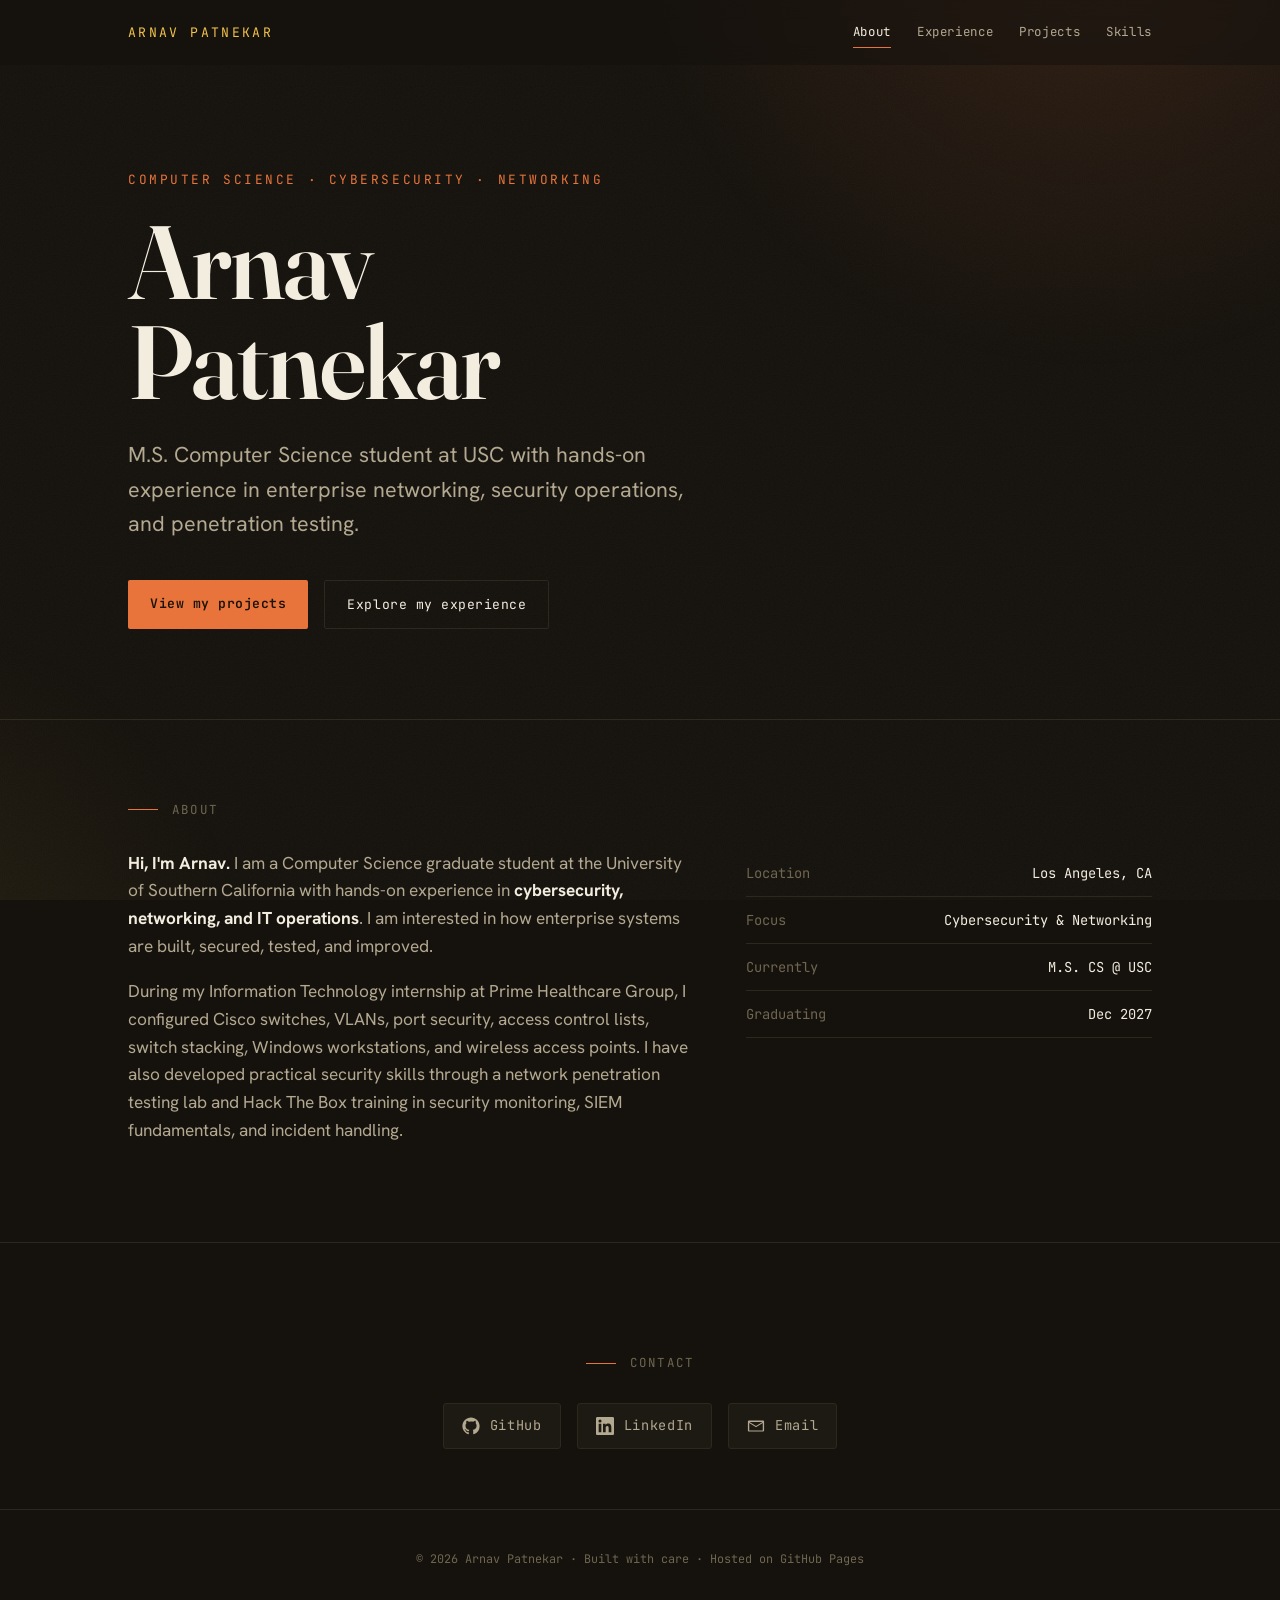
<file: index.html>
<!DOCTYPE html>
<html lang="en">
<head>
<meta charset="UTF-8" />
<meta name="viewport" content="width=device-width, initial-scale=1.0" />
<title>Arnav Patnekar</title>
<meta name="description" content="Arnav Patnekar — Computer Science graduate student at USC with experience in cybersecurity, networking, IT operations, and penetration testing." />

<link rel="preconnect" href="https://fonts.googleapis.com" />
<link rel="preconnect" href="https://fonts.gstatic.com" crossorigin />
<link href="https://fonts.googleapis.com/css2?family=Fraunces:ital,opsz,wght@0,9..144,300..900;1,9..144,300..900&amp;family=Hanken+Grotesk:wght@300..800&amp;family=JetBrains+Mono:wght@400;500;600&amp;display=swap" rel="stylesheet" />

<link rel="stylesheet" href="styles.css" />
</head>
<body>

<nav id="nav">
  <div class="wrap">
    <a class="brand" href="index.html">Arnav Patnekar</a>
    <div class="navlinks">
      <a href="index.html#about">About</a>
      <a href="experience.html">Experience</a>
      <a href="projects.html">Projects</a>
      <a href="skills.html">Skills</a>
    </div>
  </div>
</nav>


<header id="top">
  <div class="wrap">
    <div class="eyebrow">Computer Science · Cybersecurity · Networking</div>
    <h1>Arnav<br>Patnekar<em></em></h1>
    <p class="lede">M.S. Computer Science student at USC with hands-on experience in enterprise
      networking, security operations, and penetration testing.</p>
    <div class="hero-cta">
      <a class="btn primary" href="projects.html">View my projects</a>
      <a class="btn ghost" href="experience.html">Explore my experience</a>
    </div>
  </div>
</header>

<section id="about">
  <div class="wrap reveal">
    <div class="sec-label">About</div>
    <div class="about-grid">
      <div>
        <p><strong>Hi, I'm Arnav.</strong> I am a Computer Science graduate student at the
          University of Southern California with hands-on experience in
          <strong>cybersecurity, networking, and IT operations</strong>. I am interested in how
          enterprise systems are built, secured, tested, and improved.</p>
        <p>During my Information Technology internship at Prime Healthcare Group, I configured
          Cisco switches, VLANs, port security, access control lists, switch stacking, Windows
          workstations, and wireless access points. I have also developed practical security
          skills through a network penetration testing lab and Hack The Box training in security
          monitoring, SIEM fundamentals, and incident handling.</p>
      </div>
      <div class="facts">
        <div><span>Location</span><span>Los Angeles, CA</span></div>
        <div><span>Focus</span><span>Cybersecurity &amp; Networking</span></div>
        <div><span>Currently</span><span>M.S. CS @ USC</span></div>
        <div><span>Graduating</span><span>Dec 2027</span></div>
      </div>
    </div>
  </div>
</section>

<section id="contact">
  <div class="wrap reveal">
    <div class="sec-label" style="justify-content:center">Contact</div>
    <div class="socials">
      <a href="https://github.com/apatn05" target="_blank" rel="noopener" aria-label="GitHub">
        <svg viewBox="0 0 24 24" aria-hidden="true"><path d="M12 .5C5.73.5.5 5.73.5 12c0 5.08 3.29 9.39 7.86 10.91.58.11.79-.25.79-.56 0-.28-.01-1.02-.02-2-3.2.7-3.88-1.54-3.88-1.54-.52-1.33-1.28-1.69-1.28-1.69-1.05-.72.08-.7.08-.7 1.16.08 1.77 1.19 1.77 1.19 1.03 1.77 2.71 1.26 3.37.96.1-.75.4-1.26.73-1.55-2.55-.29-5.24-1.28-5.24-5.69 0-1.26.45-2.29 1.19-3.1-.12-.29-.52-1.46.11-3.05 0 0 .97-.31 3.18 1.18a11 11 0 0 1 2.9-.39c.98 0 1.97.13 2.9.39 2.2-1.49 3.17-1.18 3.17-1.18.63 1.59.23 2.76.12 3.05.74.81 1.18 1.84 1.18 3.1 0 4.42-2.69 5.39-5.25 5.68.41.36.78 1.06.78 2.14 0 1.55-.01 2.8-.01 3.18 0 .31.21.68.8.56A11.51 11.51 0 0 0 23.5 12C23.5 5.73 18.27.5 12 .5z"/></svg>
        GitHub
      </a>
      <a href="https://linkedin.com/in/arnavpatnekar" target="_blank" rel="noopener" aria-label="LinkedIn">
        <svg viewBox="0 0 24 24" aria-hidden="true"><path d="M20.45 20.45h-3.56v-5.57c0-1.33-.02-3.04-1.85-3.04-1.85 0-2.14 1.45-2.14 2.94v5.67H9.35V9h3.41v1.56h.05c.48-.9 1.64-1.85 3.37-1.85 3.6 0 4.27 2.37 4.27 5.46v6.28zM5.34 7.43a2.07 2.07 0 1 1 0-4.14 2.07 2.07 0 0 1 0 4.14zM7.12 20.45H3.56V9h3.56v11.45zM22.22 0H1.77C.79 0 0 .77 0 1.73v20.54C0 23.23.79 24 1.77 24h20.45c.98 0 1.78-.77 1.78-1.73V1.73C24 .77 23.2 0 22.22 0z"/></svg>
        LinkedIn
      </a>
      <a href="mailto:arnav.p003@gmail.com" aria-label="Email">
        <svg viewBox="0 0 24 24" aria-hidden="true"><path d="M2.4 4.8h19.2c.66 0 1.2.54 1.2 1.2v12c0 .66-.54 1.2-1.2 1.2H2.4c-.66 0-1.2-.54-1.2-1.2V6c0-.66.54-1.2 1.2-1.2zm9.6 7.27 8.7-5.47H3.3l8.7 5.47zM3 8.07V18h18V8.07l-8.55 5.38a.84.84 0 0 1-.9 0L3 8.07z"/></svg>
        Email
      </a>
    </div>
  </div>
</section>

<footer>
  © <span id="year"></span> Arnav Patnekar · Built with care · Hosted on GitHub Pages
</footer>

<script src="main.js"></script>
</body>
</html>
</file>
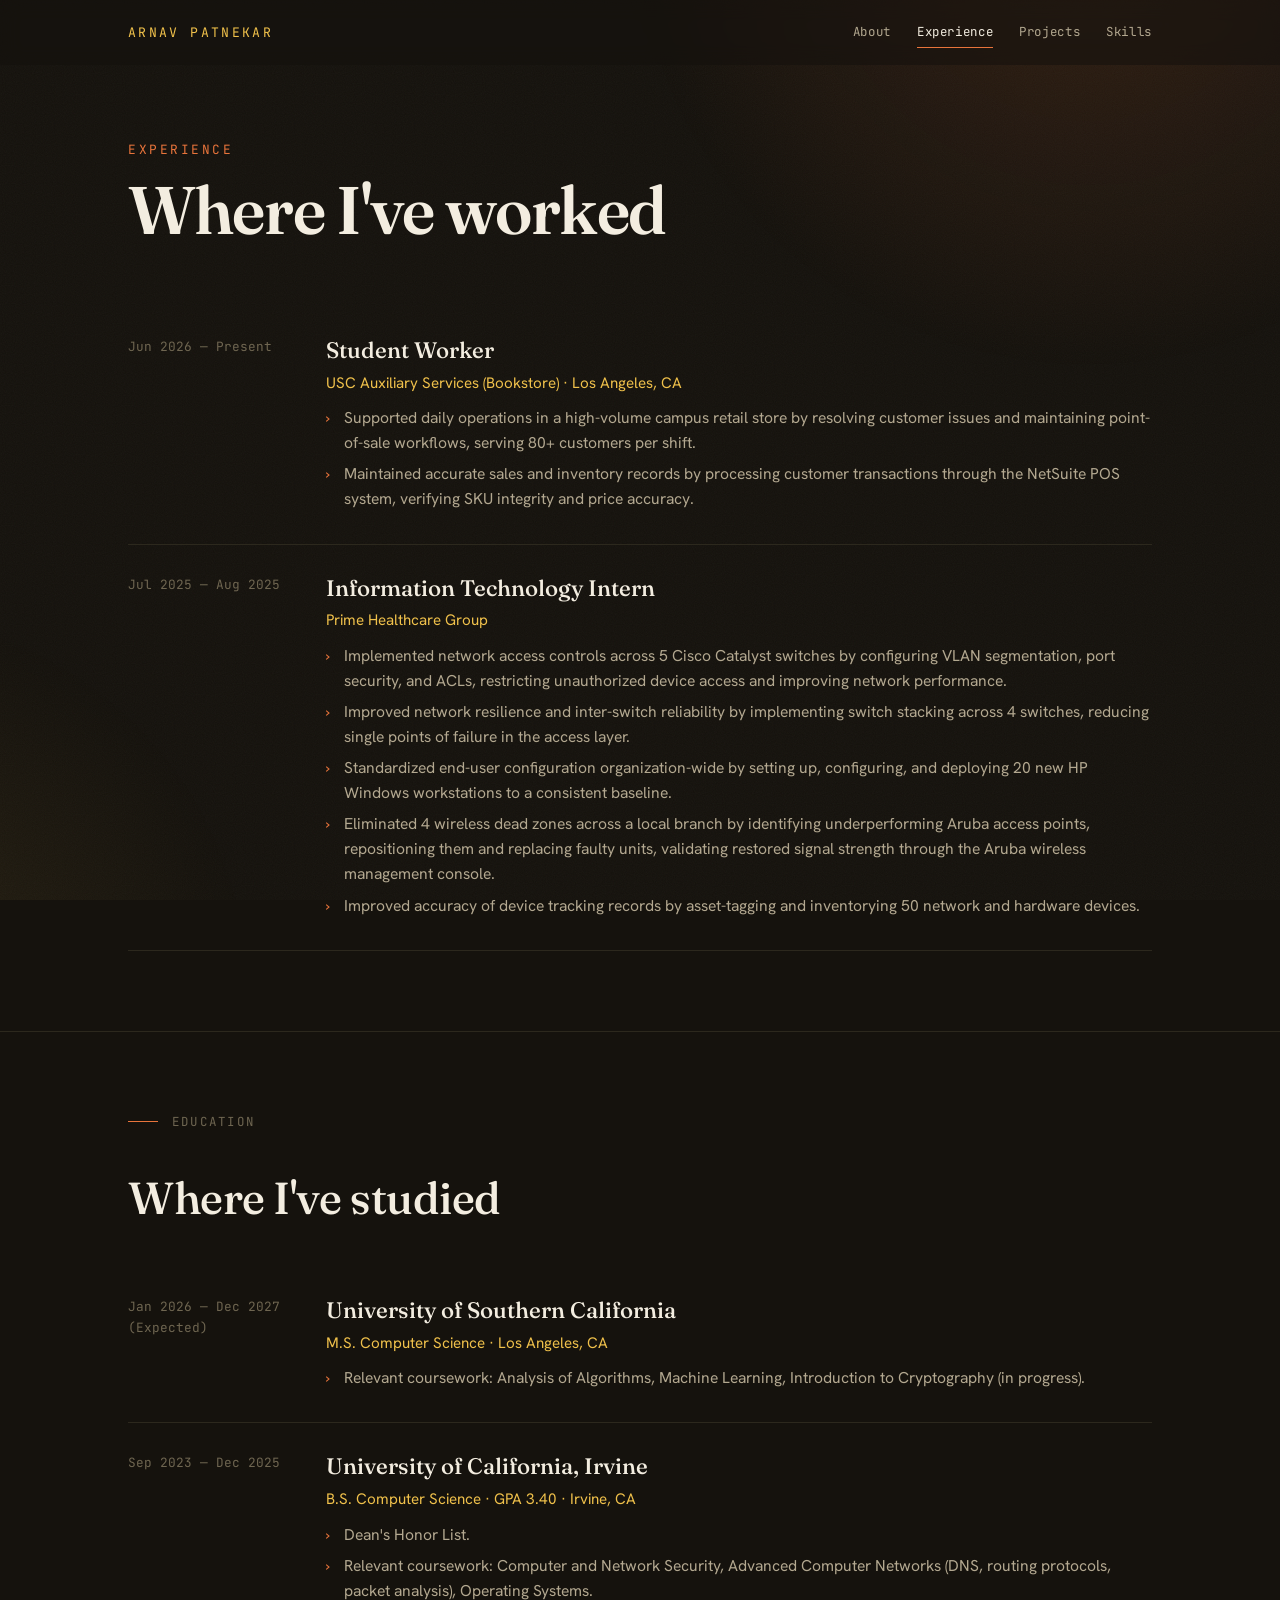
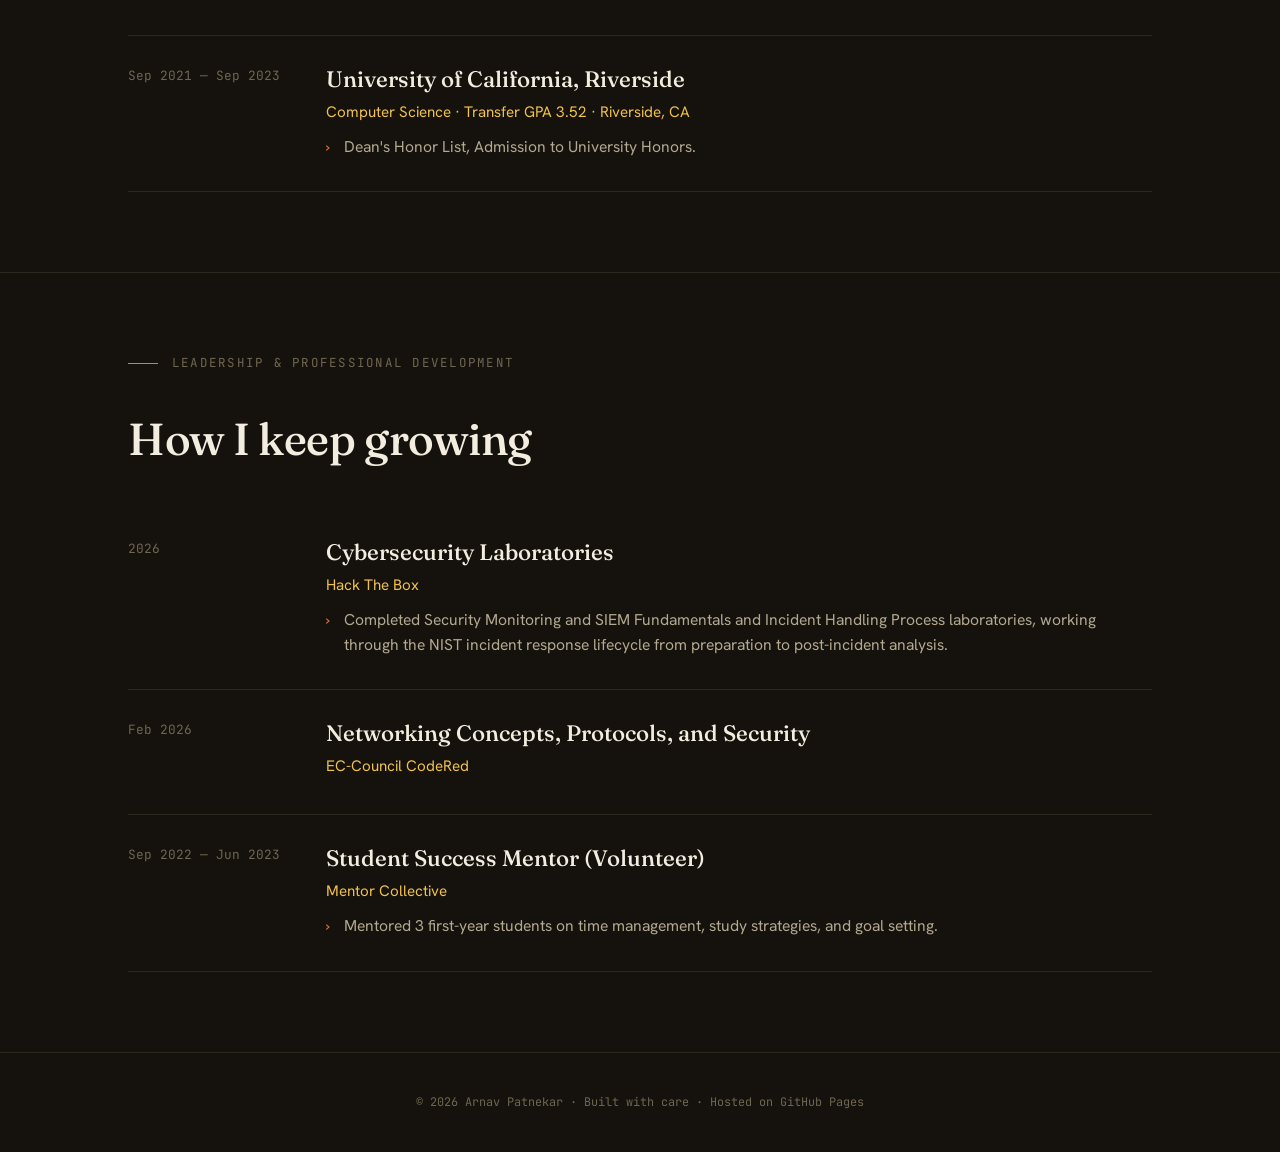
<file: experience.html>
<!DOCTYPE html>
<html lang="en">
<head>
<meta charset="UTF-8" />
<meta name="viewport" content="width=device-width, initial-scale=1.0" />
<title>Experience · Arnav Patnekar</title>
<meta name="description" content="Arnav Patnekar — professional experience, education, leadership, and cybersecurity training." />

<link rel="preconnect" href="https://fonts.googleapis.com" />
<link rel="preconnect" href="https://fonts.gstatic.com" crossorigin />
<link href="https://fonts.googleapis.com/css2?family=Fraunces:ital,opsz,wght@0,9..144,300..900;1,9..144,300..900&amp;family=Hanken+Grotesk:wght@300..800&amp;family=JetBrains+Mono:wght@400;500;600&amp;display=swap" rel="stylesheet" />

<link rel="stylesheet" href="styles.css" />
</head>
<body>

<nav id="nav">
  <div class="wrap">
    <a class="brand" href="index.html">Arnav Patnekar</a>
    <div class="navlinks">
      <a href="index.html#about">About</a>
      <a href="experience.html">Experience</a>
      <a href="projects.html">Projects</a>
      <a href="skills.html">Skills</a>
    </div>
  </div>
</nav>

<header class="page-hero">
  <div class="wrap">
    <div class="eyebrow">Experience</div>
    <h1>Where I've worked</h1>
  </div>
</header>

<section id="experience">
  <div class="wrap reveal">

    <div class="job">
      <div class="when">Jun 2026 — Present</div>
      <div>
        <div class="role">Student Worker</div>
        <div class="org">USC Auxiliary Services (Bookstore) · Los Angeles, CA</div>
        <ul>
          <li>Supported daily operations in a high-volume campus retail store by resolving customer issues and maintaining point-of-sale workflows, serving 80+ customers per shift.</li>
          <li>Maintained accurate sales and inventory records by processing customer transactions through the NetSuite POS system, verifying SKU integrity and price accuracy.</li>
        </ul>
      </div>
    </div>

    <div class="job">
      <div class="when">Jul 2025 — Aug 2025</div>
      <div>
        <div class="role">Information Technology Intern</div>
        <div class="org">Prime Healthcare Group</div>
        <ul>
          <li>Implemented network access controls across 5 Cisco Catalyst switches by configuring VLAN segmentation, port security, and ACLs, restricting unauthorized device access and improving network performance.</li>
          <li>Improved network resilience and inter-switch reliability by implementing switch stacking across 4 switches, reducing single points of failure in the access layer.</li>
          <li>Standardized end-user configuration organization-wide by setting up, configuring, and deploying 20 new HP Windows workstations to a consistent baseline.</li>
          <li>Eliminated 4 wireless dead zones across a local branch by identifying underperforming Aruba access points, repositioning them and replacing faulty units, validating restored signal strength through the Aruba wireless management console.</li>
          <li>Improved accuracy of device tracking records by asset-tagging and inventorying 50 network and hardware devices.</li>
        </ul>
      </div>
    </div>

  </div>
</section>

<section id="education">
  <div class="wrap reveal">
    <div class="sec-label">Education</div>
    <h2 class="sec-title">Where I've studied</h2>

    <div class="job">
      <div class="when">Jan 2026 — Dec 2027<br>(Expected)</div>
      <div>
        <div class="role">University of Southern California</div>
        <div class="org">M.S. Computer Science · Los Angeles, CA</div>
        <ul>
          <li>Relevant coursework: Analysis of Algorithms, Machine Learning, Introduction to Cryptography (in progress).</li>
        </ul>
      </div>
    </div>

    <div class="job">
      <div class="when">Sep 2023 — Dec 2025</div>
      <div>
        <div class="role">University of California, Irvine</div>
        <div class="org">B.S. Computer Science · GPA 3.40 · Irvine, CA</div>
        <ul>
          <li>Dean's Honor List.</li>
          <li>Relevant coursework: Computer and Network Security, Advanced Computer Networks (DNS, routing protocols, packet analysis), Operating Systems.</li>
        </ul>
      </div>
    </div>

    <div class="job">
      <div class="when">Sep 2021 — Sep 2023</div>
      <div>
        <div class="role">University of California, Riverside</div>
        <div class="org">Computer Science · Transfer GPA 3.52 · Riverside, CA</div>
        <ul>
          <li>Dean's Honor List, Admission to University Honors.</li>
        </ul>
      </div>
    </div>
  </div>
</section>

<section id="leadership">
  <div class="wrap reveal">
    <div class="sec-label">Leadership &amp; Professional Development</div>
    <h2 class="sec-title">How I keep growing</h2>

    <div class="job">
      <div class="when">2026</div>
      <div>
        <div class="role">Cybersecurity Laboratories</div>
        <div class="org">Hack The Box</div>
        <ul>
          <li>Completed Security Monitoring and SIEM Fundamentals and Incident Handling Process laboratories, working through the NIST incident response lifecycle from preparation to post-incident analysis.</li>
        </ul>
      </div>
    </div>

    <div class="job">
      <div class="when">Feb 2026</div>
      <div>
        <div class="role">Networking Concepts, Protocols, and Security</div>
        <div class="org">EC-Council CodeRed</div>
      </div>
    </div>

    <div class="job">
      <div class="when">Sep 2022 — Jun 2023</div>
      <div>
        <div class="role">Student Success Mentor (Volunteer)</div>
        <div class="org">Mentor Collective</div>
        <ul>
          <li>Mentored 3 first-year students on time management, study strategies, and goal setting.</li>
        </ul>
      </div>
    </div>
  </div>
</section>

<footer>
  © <span id="year"></span> Arnav Patnekar · Built with care · Hosted on GitHub Pages
</footer>

<script src="main.js"></script>
</body>
</html>
</file>
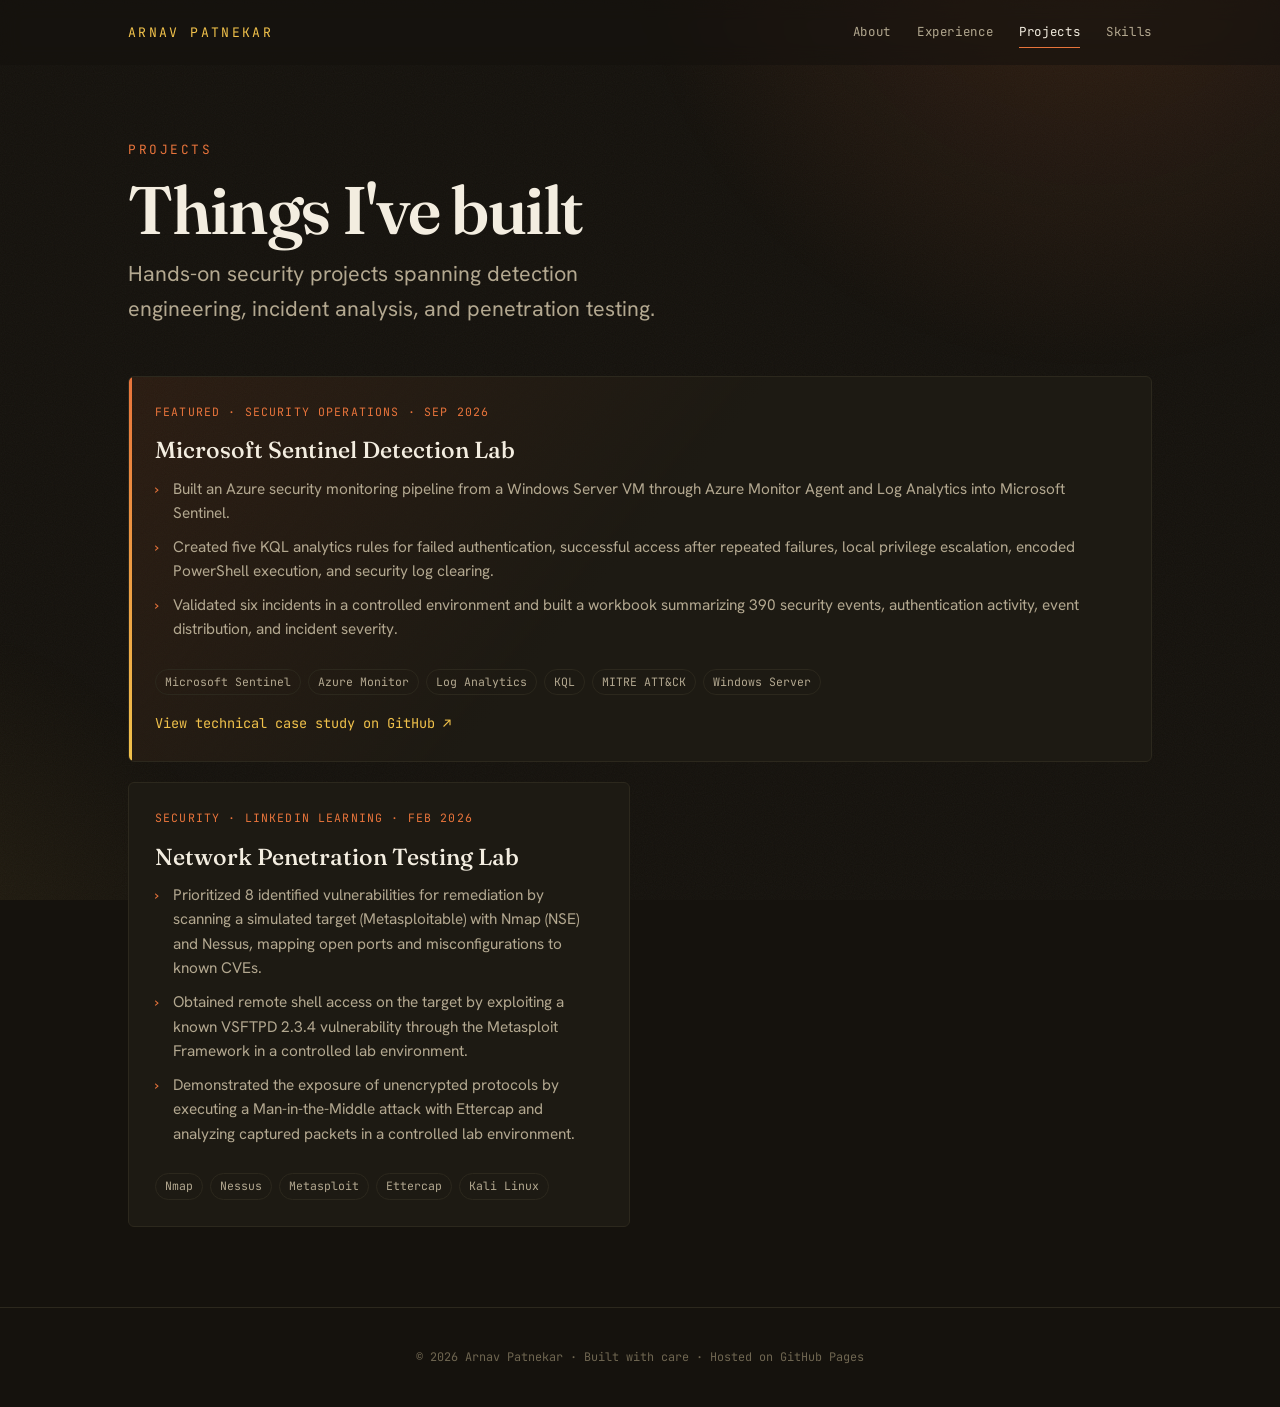
<file: projects.html>
<!DOCTYPE html>
<html lang="en">
<head>
<meta charset="UTF-8" />
<meta name="viewport" content="width=device-width, initial-scale=1.0" />
<title>Projects · Arnav Patnekar</title>
<meta name="description" content="Arnav Patnekar's cybersecurity projects, including a Microsoft Sentinel detection engineering lab and a network penetration testing lab." />

<link rel="preconnect" href="https://fonts.googleapis.com" />
<link rel="preconnect" href="https://fonts.gstatic.com" crossorigin />
<link href="https://fonts.googleapis.com/css2?family=Fraunces:ital,opsz,wght@0,9..144,300..900;1,9..144,300..900&amp;family=Hanken+Grotesk:wght@300..800&amp;family=JetBrains+Mono:wght@400;500;600&amp;display=swap" rel="stylesheet" />

<link rel="stylesheet" href="styles.css" />
</head>
<body>

<nav id="nav">
  <div class="wrap">
    <a class="brand" href="index.html">Arnav Patnekar</a>
    <div class="navlinks">
      <a href="index.html#about">About</a>
      <a href="experience.html">Experience</a>
      <a href="projects.html">Projects</a>
      <a href="skills.html">Skills</a>
    </div>
  </div>
</nav>

<header class="page-hero">
  <div class="wrap">
    <div class="eyebrow">Projects</div>
    <h1>Things I've built</h1>
    <p class="lede">Hands-on security projects spanning detection engineering, incident analysis, and penetration testing.</p>
  </div>
</header>

<section id="projects">
  <div class="wrap reveal">
    <div class="cards">

      <a class="card featured-project" href="https://github.com/apatn05/Microsoft-Sentinel-Detection-Lab" target="_blank" rel="noopener">
        <span class="ptag">Featured · Security Operations · Sep 2026</span>
        <h3>Microsoft Sentinel Detection Lab</h3>
        <ul class="project-points">
          <li>Built an Azure security monitoring pipeline from a Windows Server VM through Azure Monitor Agent and Log Analytics into Microsoft Sentinel.</li>
          <li>Created five KQL analytics rules for failed authentication, successful access after repeated failures, local privilege escalation, encoded PowerShell execution, and security log clearing.</li>
          <li>Validated six incidents in a controlled environment and built a workbook summarizing 390 security events, authentication activity, event distribution, and incident severity.</li>
        </ul>
        <div class="stack">
          <span>Microsoft Sentinel</span><span>Azure Monitor</span><span>Log Analytics</span>
          <span>KQL</span><span>MITRE ATT&amp;CK</span><span>Windows Server</span>
        </div>
        <span class="arrow">View technical case study on GitHub ↗</span>
      </a>

      <article class="card">
        <span class="ptag">Security · LinkedIn Learning · Feb 2026</span>
        <h3>Network Penetration Testing Lab</h3>
        <ul class="project-points">
          <li>Prioritized 8 identified vulnerabilities for remediation by scanning a simulated target (Metasploitable) with Nmap (NSE) and Nessus, mapping open ports and misconfigurations to known CVEs.</li>
          <li>Obtained remote shell access on the target by exploiting a known VSFTPD 2.3.4 vulnerability through the Metasploit Framework in a controlled lab environment.</li>
          <li>Demonstrated the exposure of unencrypted protocols by executing a Man-in-the-Middle attack with Ettercap and analyzing captured packets in a controlled lab environment.</li>
        </ul>
        <div class="stack">
          <span>Nmap</span><span>Nessus</span><span>Metasploit</span>
          <span>Ettercap</span><span>Kali Linux</span>
        </div>
      </article>

    </div>
  </div>
</section>

<footer>
  © <span id="year"></span> Arnav Patnekar · Built with care · Hosted on GitHub Pages
</footer>

<script src="main.js"></script>
</body>
</html>
</file>
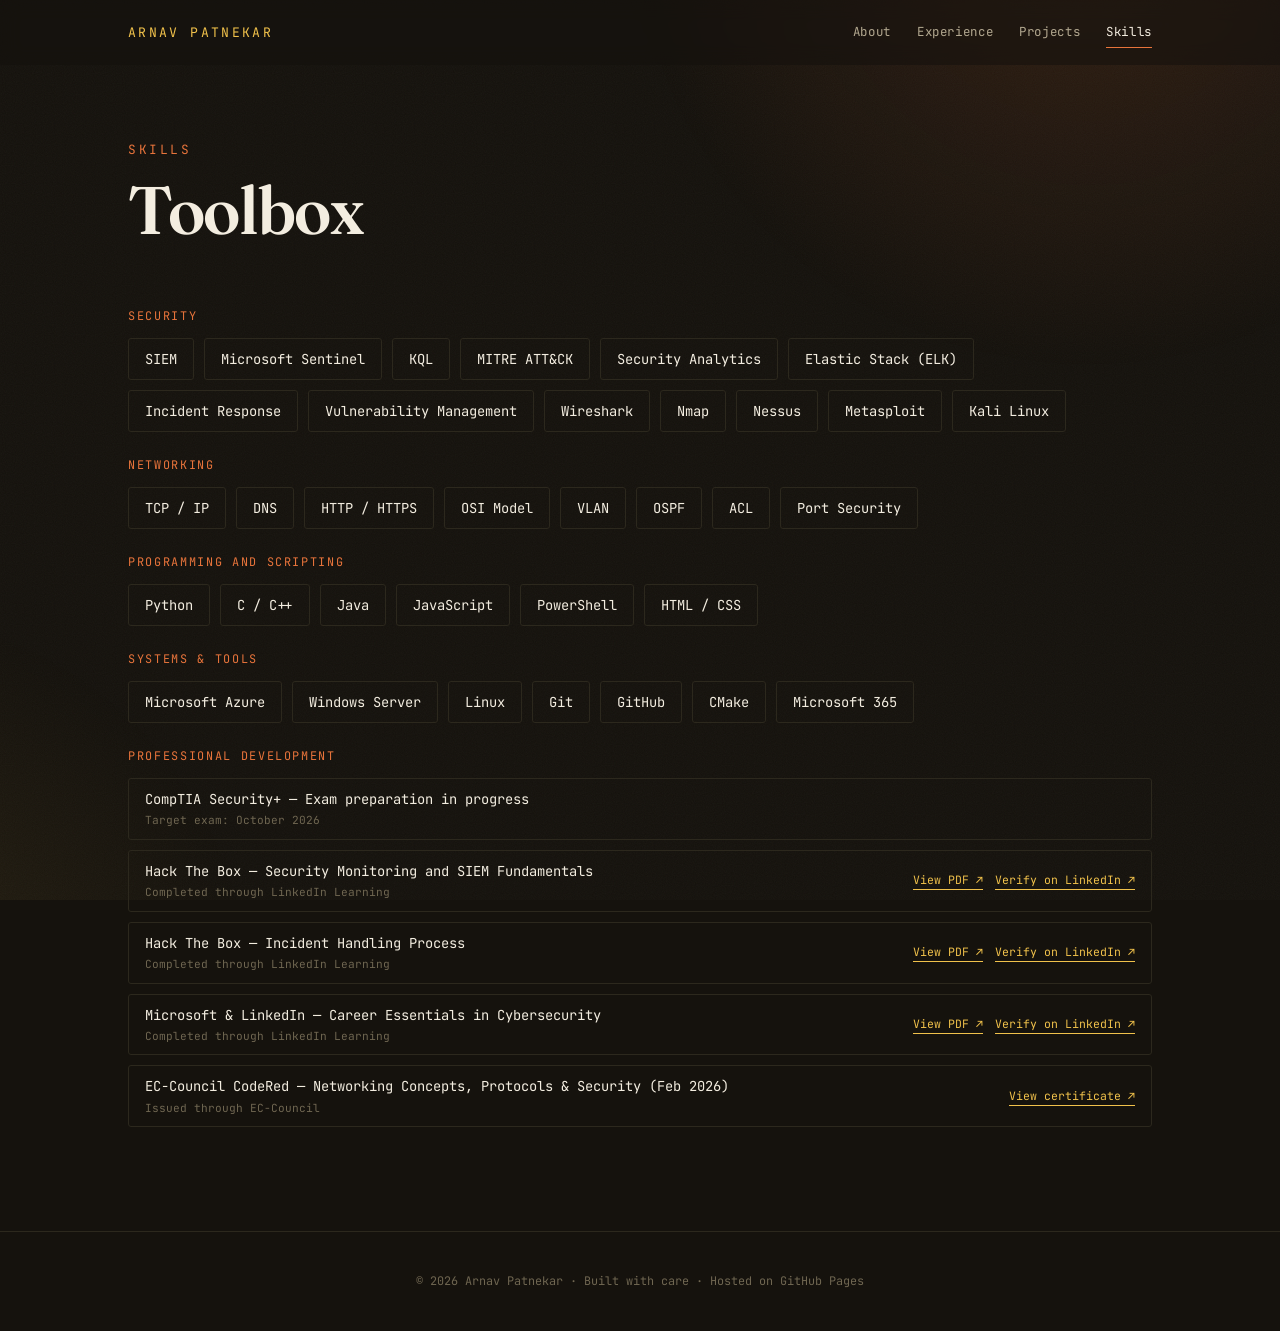
<file: skills.html>
<!DOCTYPE html>
<html lang="en">
<head>
<meta charset="UTF-8" />
<meta name="viewport" content="width=device-width, initial-scale=1.0" />
<title>Skills · Arnav Patnekar</title>
<meta name="description" content="Arnav Patnekar — skills in security operations, SIEM, incident response, networking, and programming." />

<link rel="preconnect" href="https://fonts.googleapis.com" />
<link rel="preconnect" href="https://fonts.gstatic.com" crossorigin />
<link href="https://fonts.googleapis.com/css2?family=Fraunces:ital,opsz,wght@0,9..144,300..900;1,9..144,300..900&amp;family=Hanken+Grotesk:wght@300..800&amp;family=JetBrains+Mono:wght@400;500;600&amp;display=swap" rel="stylesheet" />

<link rel="stylesheet" href="styles.css" />
</head>
<body>

<nav id="nav">
  <div class="wrap">
    <a class="brand" href="index.html">Arnav Patnekar</a>
    <div class="navlinks">
      <a href="index.html#about">About</a>
      <a href="experience.html">Experience</a>
      <a href="projects.html">Projects</a>
      <a href="skills.html">Skills</a>
    </div>
  </div>
</nav>

<header class="page-hero">
  <div class="wrap">
    <div class="eyebrow">Skills</div>
    <h1>Toolbox</h1>
  </div>
</header>

<section id="skills">
  <div class="wrap reveal">

    <div class="skill-group">
      <div class="glabel">Security</div>
      <div class="skills">
        <span>SIEM</span><span>Microsoft Sentinel</span><span>KQL</span><span>MITRE ATT&amp;CK</span>
        <span>Security Analytics</span><span>Elastic Stack (ELK)</span>
        <span>Incident Response</span><span>Vulnerability Management</span>
        <span>Wireshark</span><span>Nmap</span><span>Nessus</span><span>Metasploit</span>
        <span>Kali Linux</span>
      </div>
    </div>

    <div class="skill-group">
      <div class="glabel">Networking</div>
      <div class="skills">
        <span>TCP / IP</span><span>DNS</span><span>HTTP / HTTPS</span><span>OSI Model</span>
        <span>VLAN</span><span>OSPF</span><span>ACL</span><span>Port Security</span>
      </div>
    </div>

    <div class="skill-group">
      <div class="glabel">Programming and Scripting</div>
      <div class="skills">
        <span>Python</span><span>C / C++</span><span>Java</span><span>JavaScript</span><span>PowerShell</span><span>HTML / CSS</span>
      </div>
    </div>

    <div class="skill-group">
      <div class="glabel">Systems &amp; Tools</div>
      <div class="skills">
        <span>Microsoft Azure</span><span>Windows Server</span><span>Linux</span><span>Git</span><span>GitHub</span>
        <span>CMake</span><span>Microsoft 365</span>
      </div>
    </div>

    <div class="skill-group">
      <div class="glabel">Professional Development</div>
      <div class="skills">
        <article class="certificate-badge">
          <span class="certificate-details">
            <span class="certificate-name">CompTIA Security+ — Exam preparation in progress</span>
            <span class="certificate-source">Target exam: October 2026</span>
          </span>
        </article>
        <article class="certificate-badge">
          <span class="certificate-details">
            <span class="certificate-name">Hack The Box — Security Monitoring and SIEM Fundamentals</span>
            <span class="certificate-source">Completed through LinkedIn Learning</span>
          </span>
          <span class="certificate-actions">
            <a class="certificate-action" href="certificates/htb-security-monitoring-siem.pdf" target="_blank" rel="noopener">View PDF ↗</a>
            <a class="certificate-action" href="https://www.linkedin.com/learning/certificates/50123aa9e0322f545b728f041005cd94b7545716ede217244d76f3b997af8421?u=76870426" target="_blank" rel="noopener">Verify on LinkedIn ↗</a>
          </span>
        </article>
        <article class="certificate-badge">
          <span class="certificate-details">
            <span class="certificate-name">Hack The Box — Incident Handling Process</span>
            <span class="certificate-source">Completed through LinkedIn Learning</span>
          </span>
          <span class="certificate-actions">
            <a class="certificate-action" href="certificates/htb-incident-handling-process.pdf" target="_blank" rel="noopener">View PDF ↗</a>
            <a class="certificate-action" href="https://www.linkedin.com/learning/certificates/c984183919165abb74ef5e94df073ebd2e1124087c05f44938f6da48e7562a21?u=76870426" target="_blank" rel="noopener">Verify on LinkedIn ↗</a>
          </span>
        </article>
        <article class="certificate-badge">
          <span class="certificate-details">
            <span class="certificate-name">Microsoft &amp; LinkedIn — Career Essentials in Cybersecurity</span>
            <span class="certificate-source">Completed through LinkedIn Learning</span>
          </span>
          <span class="certificate-actions">
            <a class="certificate-action" href="certificates/microsoft-linkedin-career-essentials-cybersecurity.pdf" target="_blank" rel="noopener">View PDF ↗</a>
            <a class="certificate-action" href="https://www.linkedin.com/learning/certificates/a5590a20e310bf4640db6bec8aa6a926621f93e6e0c78482dd355f88551734e8?u=76870426" target="_blank" rel="noopener">Verify on LinkedIn ↗</a>
          </span>
        </article>
        <article class="certificate-badge">
          <span class="certificate-details">
            <span class="certificate-name">EC-Council CodeRed — Networking Concepts, Protocols &amp; Security (Feb 2026)</span>
            <span class="certificate-source">Issued through EC-Council</span>
          </span>
          <span class="certificate-actions">
            <a class="certificate-action" href="https://learn.eccouncil.org/certificate/4c6e304e-92b6-4095-80d0-9b66772de0af?logged=true" target="_blank" rel="noopener">View certificate ↗</a>
          </span>
        </article>
      </div>
    </div>
  </div>
</section>

<footer>
  © <span id="year"></span> Arnav Patnekar · Built with care · Hosted on GitHub Pages
</footer>

<script src="main.js"></script>
</body>
</html>
</file>
<file: styles.css>
:root{
  --bg:        #15120d;
  --bg-2:      #1d1a13;
  --ink:       #f3ede0;
  --muted:     #b3a890;
  --faint:     #6f6651;
  --accent:    #e8743b;
  --accent-2:  #f0c14b;
  --line:      #2c281d;
  --maxw:      1080px;
  --serif:     "Fraunces", Georgia, serif;
  --sans:      "Hanken Grotesk", system-ui, sans-serif;
  --mono:      "JetBrains Mono", monospace;
}

*{ box-sizing:border-box; margin:0; padding:0; }
html{ scroll-behavior:smooth; }
body{
  background:var(--bg);
  color:var(--ink);
  font-family:var(--sans);
  line-height:1.6;
  -webkit-font-smoothing:antialiased;
  overflow-x:hidden;
}

body::before{
  content:""; position:fixed; inset:0; z-index:0; pointer-events:none;
  background:
    radial-gradient(60vw 60vw at 85% -10%, rgba(232,116,59,.14), transparent 60%),
    radial-gradient(50vw 50vw at -10% 110%, rgba(240,193,75,.08), transparent 60%);
}
body::after{
  content:""; position:fixed; inset:0; z-index:0; pointer-events:none; opacity:.04;
  background-image:url("data:image/svg+xml,%3Csvg xmlns='http://www.w3.org/2000/svg' width='120' height='120'%3E%3Cfilter id='n'%3E%3CfeTurbulence type='fractalNoise' baseFrequency='0.9' numOctaves='3'/%3E%3C/filter%3E%3Crect width='100%25' height='100%25' filter='url(%23n)'/%3E%3C/svg%3E");
}

.wrap{ position:relative; z-index:1; max-width:var(--maxw); margin:0 auto; padding:0 28px; }

nav{
  position:fixed; top:0; left:0; right:0; z-index:50;
  backdrop-filter:blur(10px);
  background:rgba(21,18,13,.55);
  border-bottom:1px solid transparent;
  transition:border-color .3s, background .3s;
}
nav.scrolled{ border-color:var(--line); background:rgba(21,18,13,.82); }
nav .wrap{ display:flex; align-items:center; justify-content:space-between; height:64px; }
.brand{ font-family:var(--mono); font-size:.82rem; letter-spacing:.18em; text-transform:uppercase; color:var(--accent-2); text-decoration:none; }
.navlinks{ display:flex; gap:26px; }
.navlinks a{
  font-family:var(--mono); font-size:.78rem; letter-spacing:.05em;
  color:var(--muted); text-decoration:none; position:relative; padding:4px 0;
  transition:color .2s;
}
.navlinks a::after{
  content:""; position:absolute; left:0; bottom:-2px; height:1px; width:0;
  background:var(--accent); transition:width .25s;
}
.navlinks a:hover, .navlinks a.active{ color:var(--ink); }
.navlinks a.active::after, .navlinks a:hover::after{ width:100%; }

@media(max-width:640px){
  nav .wrap{ height:54px; }
  .brand{ display:none; }
  .navlinks{ gap:18px; width:100%; justify-content:flex-start;
    overflow-x:auto; -webkit-overflow-scrolling:touch; padding:0 2px; }
  .navlinks::-webkit-scrollbar{ display:none; }
  .navlinks a{ white-space:nowrap; font-size:.74rem; }
}

.reveal{ opacity:0; transform:translateY(26px); transition:opacity .8s cubic-bezier(.2,.7,.2,1), transform .8s cubic-bezier(.2,.7,.2,1); }
.reveal.in{ opacity:1; transform:none; }


header#top{ padding:170px 0 90px; }
.eyebrow{
  font-family:var(--mono); color:var(--accent); font-size:.8rem;
  letter-spacing:.2em; text-transform:uppercase; margin-bottom:22px;
  opacity:0; animation:fadeUp .7s .1s forwards;
}
h1{
  font-family:var(--serif); font-weight:600; font-size:clamp(3rem,9vw,6.5rem);
  line-height:.96; letter-spacing:-.02em; margin-bottom:26px;
  opacity:0; animation:fadeUp .8s .2s forwards;
}
h1 em{ font-style:italic; color:var(--accent-2); }
.lede{
  max-width:560px; font-size:clamp(1.05rem,2.4vw,1.35rem); color:var(--muted);
  opacity:0; animation:fadeUp .8s .35s forwards;
}
.lede strong{ color:var(--ink); font-weight:600; }
.hero-cta{ display:flex; gap:16px; margin-top:38px; flex-wrap:wrap; opacity:0; animation:fadeUp .8s .5s forwards; }
.btn{
  font-family:var(--mono); font-size:.82rem; letter-spacing:.04em; text-decoration:none;
  padding:13px 22px; border-radius:2px; transition:transform .2s, background .2s, color .2s;
}
.btn.primary{ background:var(--accent); color:#1a1209; font-weight:600; }
.btn.primary:hover{ transform:translateY(-3px); background:var(--accent-2); }
.btn.ghost{ border:1px solid var(--line); color:var(--ink); }
.btn.ghost:hover{ border-color:var(--accent); color:var(--accent-2); transform:translateY(-3px); }

@keyframes fadeUp{ from{opacity:0; transform:translateY(24px);} to{opacity:1; transform:none;} }

.page-hero{ padding:140px 0 10px; }
.page-hero .eyebrow{ animation:none; opacity:1; margin-bottom:18px; }
.page-hero h1{ animation:none; opacity:1; font-size:clamp(2.4rem,7vw,4.2rem); margin-bottom:14px; }
.page-hero .lede{ animation:none; opacity:1; }
.page-hero + section{ border-top:none; padding-top:40px; }


section{ padding:80px 0; border-top:1px solid var(--line); }
.sec-label{
  font-family:var(--mono); font-size:.78rem; letter-spacing:.18em; text-transform:uppercase;
  color:var(--faint); margin-bottom:30px; display:flex; align-items:center; gap:14px;
}
.sec-label::before{ content:""; width:30px; height:1px; background:var(--accent); }
.sec-title{ font-family:var(--serif); font-size:clamp(1.8rem,5vw,2.8rem); font-weight:500; letter-spacing:-.01em; margin-bottom:34px; }

.about-grid{ display:grid; grid-template-columns:1.4fr 1fr; gap:50px; align-items:start; }
@media(max-width:760px){ .about-grid{ grid-template-columns:1fr; gap:34px; } }
.about-grid p{ color:var(--muted); font-size:1.08rem; margin-bottom:18px; }
.about-grid p strong{ color:var(--ink); }
.facts{ font-family:var(--mono); font-size:.86rem; }
.facts div{ display:flex; justify-content:space-between; padding:12px 0; border-bottom:1px solid var(--line); }
.facts span:first-child{ color:var(--faint); }
.facts span:last-child{ color:var(--ink); text-align:right; }

.job{ display:grid; grid-template-columns:170px 1fr; gap:28px; padding:26px 0; border-bottom:1px solid var(--line); transition:padding-left .25s; }
.job:hover{ padding-left:10px; }
@media(max-width:640px){ .job{ grid-template-columns:1fr; gap:8px; } }
.job .when{ font-family:var(--mono); font-size:.8rem; color:var(--faint); padding-top:4px; }
.job .role{ font-family:var(--serif); font-size:1.4rem; font-weight:500; }
.job .org{ color:var(--accent-2); font-size:.95rem; margin:2px 0 10px; }
.job ul{ list-style:none; }
.job li{ color:var(--muted); padding-left:18px; position:relative; margin-bottom:6px; font-size:.98rem; }
.job li::before{ content:"›"; position:absolute; left:0; color:var(--accent); }

.cards{ display:grid; grid-template-columns:repeat(auto-fit,minmax(min(100%,420px),1fr)); gap:20px; }
@media(max-width:680px){ .cards{ grid-template-columns:1fr; } }
.card{
  background:var(--bg-2); border:1px solid var(--line); border-radius:6px; padding:26px;
  text-decoration:none; color:inherit; display:flex; flex-direction:column;
  transition:transform .25s, border-color .25s, box-shadow .25s;
}
.card[href]:hover{ transform:translateY(-5px); border-color:var(--accent); box-shadow:0 18px 40px rgba(0,0,0,.35); }
.featured-project{
  grid-column:1/-1; position:relative; overflow:hidden;
  background:linear-gradient(130deg,rgba(232,116,59,.1),var(--bg-2) 48%);
}
.featured-project::before{
  content:""; position:absolute; inset:0 auto 0 0; width:3px;
  background:linear-gradient(var(--accent),var(--accent-2));
}
.card .ptag{ font-family:var(--mono); font-size:.72rem; color:var(--accent); letter-spacing:.1em; text-transform:uppercase; }
.card h3{ font-family:var(--serif); font-weight:500; font-size:1.45rem; margin:10px 0 8px; }
.card p{ color:var(--muted); font-size:.96rem; flex:1; }
.project-points{ list-style:none; flex:1; }
.project-points li{ color:var(--muted); padding-left:18px; position:relative; margin-bottom:9px; font-size:.96rem; }
.project-points li::before{ content:"›"; position:absolute; left:0; color:var(--accent); }
.stack{ display:flex; flex-wrap:wrap; gap:7px; margin-top:18px; }
.stack span{ font-family:var(--mono); font-size:.72rem; color:var(--muted); border:1px solid var(--line); padding:3px 9px; border-radius:20px; }
.card .arrow{ margin-top:18px; font-family:var(--mono); font-size:.85rem; color:var(--accent-2); }

.skill-group{ margin-bottom:24px; }
.skill-group .glabel{
  font-family:var(--mono); font-size:.74rem; letter-spacing:.14em; text-transform:uppercase;
  color:var(--accent); margin-bottom:12px;
}
.skills{ display:flex; flex-wrap:wrap; gap:10px; }
.skills > span, .skills > .certificate-badge{
  font-family:var(--mono); font-size:.86rem; padding:9px 16px; border:1px solid var(--line);
  border-radius:3px; color:var(--ink); transition:background .2s, color .2s, border-color .2s;
}
.skills > span:hover, .skills > .certificate-badge:hover{ background:var(--accent); color:#1a1209; border-color:var(--accent); }
.certificate-badge{
  display:flex; align-items:center; justify-content:space-between; gap:18px;
  flex:1 1 100%;
}
.certificate-details{ display:flex; flex-direction:column; gap:2px; }
.certificate-source{ color:var(--faint); font-size:.7rem; }
.certificate-actions{ display:flex; align-items:center; justify-content:flex-end; flex-wrap:wrap; gap:12px; }
.certificate-action{
  color:var(--accent-2); font-size:.72rem; white-space:nowrap; text-decoration:none;
  border-bottom:1px solid currentColor;
}
.certificate-badge:hover .certificate-source,
.certificate-badge:hover .certificate-action{ color:#1a1209; }
.certificate-badge.placeholder .certificate-action{ color:var(--faint); }
@media(max-width:640px){
  .certificate-badge{ align-items:flex-start; flex-direction:column; gap:6px; }
  .certificate-actions{ justify-content:flex-start; }
}

#contact{ text-align:center; padding:110px 0 60px; }
#contact h2{ font-family:var(--serif); font-size:clamp(2.2rem,7vw,4rem); font-weight:500; margin-bottom:18px; }
#contact h2 a{ color:var(--accent-2); text-decoration:none; border-bottom:2px solid transparent; transition:border-color .2s; }
#contact h2 a:hover{ border-color:var(--accent-2); }
.socials{ display:flex; justify-content:center; align-items:center; gap:16px; margin-top:8px; flex-wrap:wrap; }
.socials a{
  display:inline-flex; align-items:center; gap:10px;
  font-family:var(--mono); font-size:.85rem; color:var(--muted); text-decoration:none; letter-spacing:.05em;
  padding:11px 18px; border:1px solid var(--line); border-radius:3px;
  background:var(--bg-2);
  transition:color .2s, border-color .2s, background .2s, transform .2s;
}
.socials a:hover{ color:var(--accent-2); border-color:var(--accent); transform:translateY(-3px); }
.socials a svg{ width:18px; height:18px; fill:currentColor; flex-shrink:0; }
footer{ text-align:center; padding:40px 0; color:var(--faint); font-family:var(--mono); font-size:.74rem; border-top:1px solid var(--line); }
</file>
